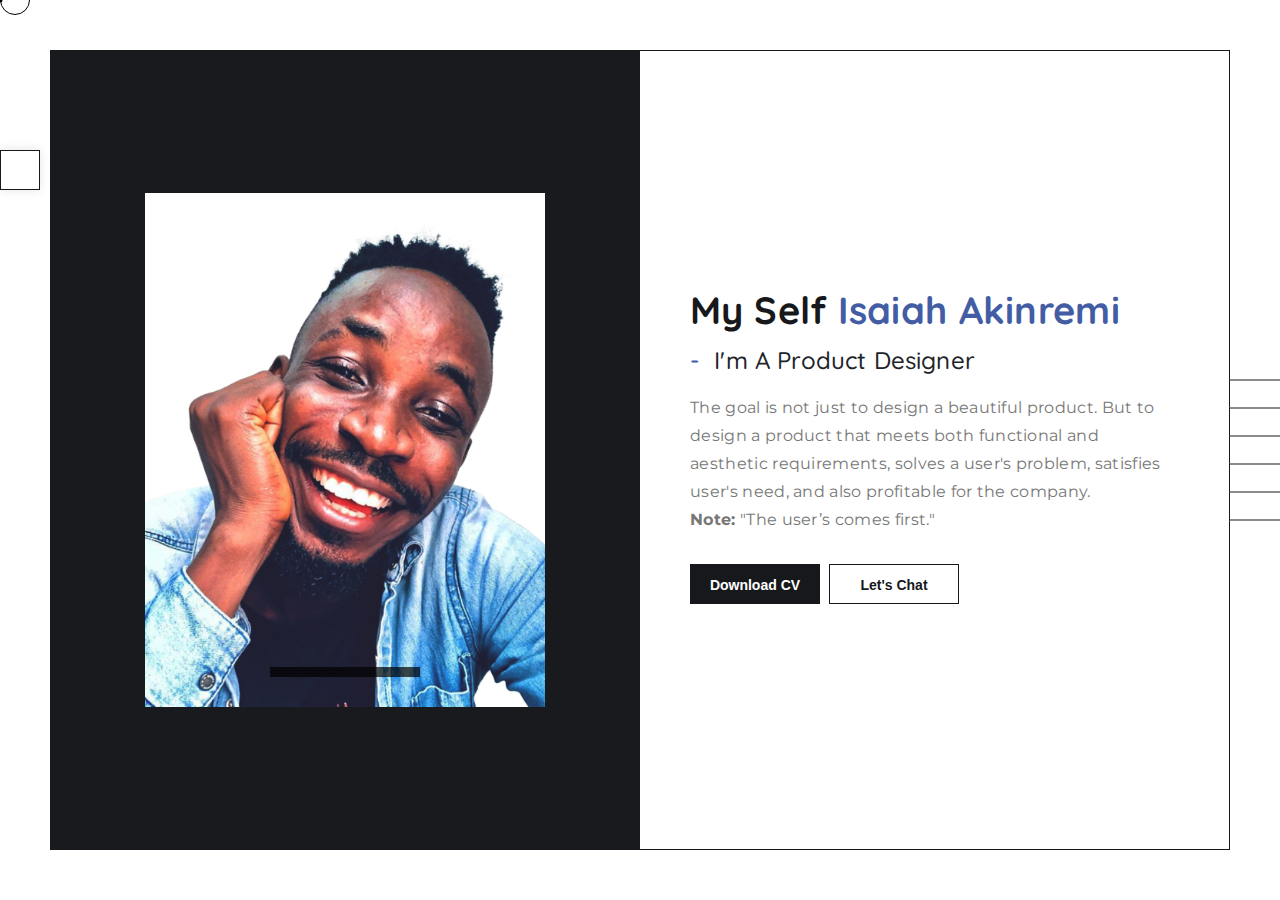
<file: index.html>
<!DOCTYPE html>
<html lang="en">

<head>
    <meta charset="UTF-8">
    <meta http-equiv="x-ua-compatible" content="ie=edge" />
    <meta name="viewport" content="width=device-width, initial-scale=1.0, minimum-scale=1.0">
    
    <title>Akinremi Isaiah Adebayo</title>
    <meta name="keywords" content="personal portfolio, cv, resume, agency, bootstrap, clean, cv, product designer, ux designer, ui designer,ui ux, developer, freelancer, modern, one page portfolio, onepage, personal portfolio, responsive, resume, vcard" />
    <meta name="description" content="Akinremi Isaiah Adebayo, Product Designer">
    <meta name="author" content="ade.ux">

    <!-- site Favicon -->
    <link rel="icon" href="assets/img/favicon/favicon.png" sizes="32x32" />

    <!-- css All Plugins Files -->
    <link rel="stylesheet" href="assets/css/plugins/animate.css" />
    <link rel="stylesheet" href="assets/css/plugins/swiper-bundle.min.css" />
    <link rel="stylesheet" href="assets/css/plugins/bootstrap.css" />
    <link rel="stylesheet" href="assets/css/plugins/jquery.fancybox.min.css" />    

    <!-- Main Style -->
    <link rel="stylesheet" id="main_style" href="assets/css/style.css" />
    <link rel="stylesheet" href="assets/css/responsive.css" />

</head>

<body class="body-bg">

    <!-- On change section animation -->
    <div id="overlay_shine"></div>

    <!-- Header navigation section -->
    <header>
        <div class="sidebar-title">
            <h5>Menu</h5>
            <a href="javascript:void(0)" class="nav-close"><i class="fa fa-times" aria-hidden="true"></i></a>
        </div>
        <nav class="ms-navigation">
            <div>
                <ul>
                    <li><a href="javascript:void(0)" class="navs-link nav-home" data-section="ms-home"><i class="fa fa-home"></i><span>Home</span></a><span class="noty"><span>Home</span></span></li>
                    <li><a href="javascript:void(0)" class="navs-link nav-about" data-section="ms-about-section"><i class="fa fa-user"></i><span>About</span></a><span class="noty"><span>About</span></span></li>
                    <li><a href="javascript:void(0)" class="navs-link nav-experience" data-section="ms-experience-section"><i class="fa fa-briefcase"></i><span>Experience</span></a><span class="noty"><span>Experience</span></span></li>
                    <li><a href="javascript:void(0)" class="navs-link nav-portfolio" data-section="ms-portfolio-section"><i class="fas fa-folder-open"></i><span>Portfolio</span></a><span class="noty"><span>Portfolio</span></span></li>
                    <li><a href="javascript:void(0)" class="navs-link nav-news" data-section="ms-news-section"><i class="fas fa-newspaper"></i><span>News</span></a><span class="noty"><span>News</span></span></li>

                </ul>
            </div>
        </nav>
        <ul class="ms-social">
            <li><a class="ms-btn-1" href="https://www.facebook.com/" target="_blank"><i class="fa fa-facebook" aria-hidden="true"></i></a></li>
            <li><a class="ms-btn-1" href="https://www.instagram.com/" target="_blank"><i class="fa fa-instagram" aria-hidden="true"></i></a></li>
            <li><a class="ms-btn-1" href="https://twitter.com/" target="_blank"><i class="fa fa-twitter" aria-hidden="true"></i></a></li>
            <li><a class="ms-btn-1" href="https://linkedin.com/" target="_blank"><i class="fa fa-linkedin" aria-hidden="true"></i></a></li>
        </ul>
    </header>
    <div class="header-overlay"></div>
    <a href="javascript:void(0)" class="nav-toggle"><i class="fa fa-bars" aria-hidden="true"></i></a>
    <!-- End Header navigation section -->

    <!-- Home section -->
    <section class="ms-home ms-slide home-section body-bg">
        <div class="container-fluid p-0">
            <div class="ms-row">
                <div class="col-lg-6 col-md-12 border-content">
                    <div class="profile-img main-bg-black">
                        <div class="profile-detail">
                            <img src="assets/img/profile.jpg" alt="profile" data-tilt>
                            <ul class="ms-social">
                                <li><a href="https://www.facebook.com/" target="_blank"><i class="fa fa-facebook" aria-hidden="true"></i></a></li>
                                <li><a href="https://www.instagram.com/ade.coder/" target="_blank"><i class="fa fa-instagram" aria-hidden="true"></i></a></li>
                                <li><a href="https://twitter.com/Aderichie247" target="_blank"><i class="fa fa-twitter" aria-hidden="true"></i></a></li>
                                <li><a href="https://www.linkedin.com/in/akinremi-isaiah/" target="_blank"><i class="fa fa-linkedin" aria-hidden="true"></i></a></li>
                            </ul>
                        </div>
                    </div>
                </div>
                <div class="col-lg-6 col-md-12 border-content-color">
                    <div class="ms-detail">
                        <div class="info">
                            <h1>My Self <span>Isaiah Akinremi</span></h1>
                            <h2><span>-</span>I'm a Product Designer</h2>
                            <p>The goal is not just to design a beautiful product. But to design a product that meets both functional and aesthetic requirements, solves a user's problem, 
                                satisfies user's need, and also profitable for the company. <br> <strong>Note:</strong> "The user’s comes first."</p>
                            <a class="custom-btn ms-btn m-r-5px" href="javascript:void(0)">Download CV</a>
                            <a class="custom-btn ms-btn-1 nav-about" href="https://wa.me/message/XLNV5FNXP7NWE1">Let's Chat</a>
                        </div>
                    </div>
                </div>
            </div>
        </div>
    </section> 
    <!-- Home section End -->

    <!-- About section -->
    <section class="ms-about-section ms-slide padding-tb-80 body-bg">
        <div class="container">
            <div class="row">
                <div class="section-title">
                    <h2>About<span> Me</span></h2>
                    <span class="ligh-title">About</span>
                </div>
                <div class="col-lg-6">
                    <div class="ms-about-detail">
                        <h4><i>"The user’s comes first."</i></h4>
                        <p class="ms-text"> <b>Hi, my name is Isaiah Adebayo Akinremi and I’m a Product Designer!</b> Designing and 
                            creating are something that comes naturally to me. It all started when I was 10 years old, when my dad opened 
                            a computer training center, there was a drink called "Limca" then, I picked up the cover from the floor and redesign 
                            their logo using MS PowerPoint. It was the coolest thing ever. <br> <br>
                            I completed my Higher National Diploma in Computer Engineering with plans of going into IT fully, which I worked for an 
                            Engineering and Automation company as an IT Support Engineer for 2years, however, my passion for design grew stronger and 
                            I decided to take the plunge and follow the path to designing. I decided to become a Product Designer because I love using 
                            design to solve problems. It’s fascinating to me how combining empathy and creativity can lead to such impactful user-centered products. 
                            I have spent the past 8 months designing and collaborating, straightforward yet effective user experiences through websites for clients. 
                            I have also taken much time through education and consistent practice to equip myself with the relevant design skills, expertise, and 
                            modern software knowledge required to thrive in this field.</p>
                        <h4>Fun Facts About Me</h4>
                            <ol class="ms-text">
                            <li>I love Traveling</li>
                            <li>I LOVE Music! Like so muuuuch :)</li>
                            <li>I love watching movies</li>
                            <li>Another thing I LOVE is cooking, like I'm a good cook :)</li>
                        </ol>
                    </div>
                </div>
                <div class="col-lg-6">
                    <div class="ms-skill-progress">
                        <h5>UI Design</h5>
                        <div class="progress" data-percent="97%">
                            <div class="progress-done progress-done-php" role="progressbar">
                                <span>97%</span>
                            </div>
                        </div>
                        <h5>UX Design</h5>
                        <div class="progress" data-percent="95%">
                            <div class="progress-done progress-done-js" role="progressbar">
                                <span>95%</span>
                            </div>
                        </div>
                        <h5>User Research</h5>
                        <div class="progress" data-percent="90%">
                            <div class="progress-done progress-done-html" role="progressbar">
                                <span>90%</span>
                            </div>
                        </div>
                        <h5>Wireframing</h5>
                        <div class="progress" data-percent="100%">
                            <div class="progress-done progress-done-css" role="progressbar">
                                <span>100%</span>
                            </div>
                        </div>
                        <h5>Prototyping</h5>
                        <div class="progress" data-percent="100%">
                            <div class="progress-done progress-done-scss" role="progressbar">
                                <span>100%</span>
                            </div>
                        </div>
                        <h5>Adobe PhotoShop</h5>
                        <div class="progress" data-percent="98%">
                            <div class="progress-done progress-done-ps" role="progressbar">
                                <span>98%</span>
                            </div>
                        </div>
                        <h5>HTML</h5>
                        <div class="progress" data-percent="95%">
                            <div class="progress-done progress-done-ps" role="progressbar">
                                <span>95%</span>
                            </div>
                        </div>
                        <h5>CSS</h5>
                        <div class="progress" data-percent="80%">
                            <div class="progress-done progress-done-ps" role="progressbar">
                                <span>80%</span>
                            </div>
                        </div>
                        <h5>Problem Solving</h5>
                        <div class="progress" data-percent="100%">
                            <div class="progress-done progress-done-ps" role="progressbar">
                                <span>100%</span>
                            </div>
                        </div>
                    </div>
                </div>
            </div>

            </div>
        </div>
    </section>
    <!-- About section End -->

    <!-- Start Experience & Education section -->
    <section class="ms-experience-section ms-slide padding-tb-80 body-bg">
        <div class="container">
            <div class="row">
                <div class="section-title">
                    <h2>My <span>Achievements</span></h2>
                    <span class="ligh-title">Achievements</span>
                </div>
                <div class="col-lg-6 col-md-12 col-sm-12">
                    <div class="education">
                        <h4>Education</h4>
                        <ul class="timeline">
                            <li class="timeline-item">
                                <div class="timeline-block">
                                    <div class="timeline-info">
                                        <span>2016 - 2018</span>
                                    </div>
                                    <div class="timeline-marker"></div>
                                    <div class="timeline-content">
                                        <h5 class="timeline-title">HND in Computer Engineering<span class="sub">- Federal Polytechnic Ilaro</span></h5>
                                        <p>My Final Year project was an <strong>Automatic TimeTable Generator</strong>, for the department which enables the department to just enter important details and the software generates the TimeTable automatically</p>
                                    </div>
                                </div>
                            </li>
                            <li class="timeline-item">
                                <div class="timeline-block">
                                    <div class="timeline-info">
                                        <span>2012 - 2014</span>
                                    </div>
                                    <div class="timeline-marker"></div>
                                    <div class="timeline-content">
                                        <h5 class="timeline-title">ND in Computer Engineering<span class="sub">- Federal Polytechnic Ilaro</span></h5>
                                        <p>During my National Diploma at Federal Poytechnic Ilaro, my project was a <stron>Multi-color Night Lamp using Remote Control</stron> to control and change the color of the light to the desired color</p>
                                    </div>
                                </div>
                            </li>

                            <div class="timeline-period-end"></div>
                        </ul>
                        
                    </div>
                </div>
                <div class="col-lg-6 col-md-12 col-sm-12">
                    <div class="experiense">
                        <h4>Experience</h4>
                        <ul class="timeline">
                            <li class="timeline-item">
                                <div class="timeline-block">
                                    <div class="timeline-info">
                                        <span>January 2023 - present</span>
                                    </div>
                                    <div class="timeline-marker"></div>
                                    <div class="timeline-content">
                                        <h5 class="timeline-title">KrediBank Debit Card Interface Design<span class="sub">- Product Designer</span></h5>
                                        <p>The design of the debit card interface for the KrediBank aims to solve the problems faced by users in managing their cards.
                                            The goal of this debit card interface design is to provide users with a convenient and secure way to manage their 
                                            cards and transactions, helping them stay in control of their finances.</p>
                                    </div>
                                </div>
                            </li>
                            <li class="timeline-item">
                                <div class="timeline-block">
                                    <div class="timeline-info">
                                        <span>September 2022 - November 2022</span>
                                    </div>
                                    <div class="timeline-marker"></div>
                                    <div class="timeline-content">
                                        <h5 class="timeline-title">Kredi Dollar Card<span class="sub">- UI Designer</span></h5>
                                        <p>The design of the dollar card interface for the KrediBank aims to provide an easy-to-use, convenient, and secure way 
                                            to manage their dollar cards and transactions, allowing them to make transactions in different currencies while 
                                            staying in control of their finances.</p>
                                    </div>
                                </div>
                            </li>
                            
                            <div class="timeline-period-end"></div>
                        </ul>
                    </div>
                </div>
            </div>
            
        </div>
    </section>
    <!-- End Experience & Education Section -->

    <!-- Start Portfolio Section -->
    <section class="ms-portfolio-section ms-slide portfolio padding-tb-80 body-bg">
        <div class="container">
            <div class="section-title p-b-30">
                <h2>My <span>Portfolio</span></h2>
                <span class="ligh-title">Portfolio</span>
            </div>
            <div class="row m-b-minus-24px">
                <div class="portfolio-content">
                    <div>
                        <div class="row">
                            <div class="col-sm-12">
                                <div class="portfolio-tabs">
                                    
                                </div>
                            </div>
                            
                            <div class="col-lg-4 col-md-6 col-xs-12 mix design">
                                            <div class="hovereffect">
                                                <div class="portfolio-img">
                                                    <img src="assets/img/portfolio/KrediDebit.jpg" alt="design">
                                                    <h3><span>KrediBank Debit Card</span><span>Management Design</span></h3>
                                                </div>
                                                <div class="overlay">
                                                    <div class="overlay-info">
                                                        <a class="info" href="#"><i class="fa fa-link" aria-hidden="true"></i></a>
                                                        <a class="info" data-fancybox="gallery" href="assets/img/portfolio/KrediBankDebit.jpg"><i class="fa fa-search" aria-hidden="true"></i></a>
                                                    </div>
                                                </div>
                                            </div>
                                        </div>
                                        <div class="col-lg-4 col-md-6 col-xs-12 mix design">
                                            <div class="hovereffect">
                                                <div class="portfolio-img">
                                                    <img src="assets/img/portfolio/KrediDollar.jpg" alt="design">
                                                    <h3><span>KrediBank Dollar Card</span><span>UX Design</span></h3>
                                                </div>
                                                <div class="overlay">
                                                    <div class="overlay-info">
                                                        <a class="info" href="#"><i class="fa fa-link" aria-hidden="true"></i></a>
                                                        <a class="info" data-fancybox="gallery" href="assets/img/portfolio/KrediDollar.PNG"><i class="fa fa-search" aria-hidden="true"></i></a>
                                                    </div>
                                                </div>
                                            </div>
                                        </div>
                                        
                                        <div class="col-lg-4 col-md-6 col-xs-12 mix development graphics">
                                            <div class="hovereffect">
                                                <div class="portfolio-img">
                                                    <img src="assets/img/portfolio/tekmediahouse.jpg" alt="development">
                                                    <h3><span>Tek Media House</span><span>Web UI</span></h3>
                                                </div>
                                                <div class="overlay">
                                                    <div class="overlay-info">
                                                        <a class="info" href="#"><i class="fa fa-link" aria-hidden="true"></i></a>
                                                        <a class="info" data-fancybox="gallery" href="assets/img/portfolio/Tekmedia.jpg"><i class="fa fa-search" aria-hidden="true"></i></a>
                                                    </div>
                                                </div>
                                            </div>
                                        </div>
                                    </div>
                                </div>
                            </div>
                        </div>
                    </div>
                </div>
            </div>
        </div>
    </section>
    <!-- End Portfolio Section -->

    <!-- Start News Section -->
    <section class="ms-news-section ms-slide padding-tb-80 body-bg">
        <div class="container">
            <div class="section-title">
                <h2>Latest <span>News</span></h2>
                <span class="ligh-title">News</span>
            </div>
            <div class="row m-b-minus-24px">
                <div class="col-lg-4 col-md-6">
                    <div class="news-info">
                        <figure class="news-img"><a href="https://www.linkedin.com/posts/akinremi-isaiah_ux-uidesign-uidesigner-activity-7026644881871650816--RzU?utm_source=share&utm_medium=member_desktop"><img src="assets/img/news/UXstudy.jpg" alt="news imag"></a>
                        </figure>
                        <div class="detail">
                            <label>February 1,2023 - <a href="#">UX Study</a></label>
                            <h3><a href="https://www.linkedin.com/posts/akinremi-isaiah_ux-uidesign-uidesigner-activity-7026644881871650816--RzU?utm_source=share&utm_medium=member_desktop">Conducting UX Study with ⚡️Isaiah A. Akinremi</a></h3>
                            <p class="text-length">"When conducting a study, do not lead or put the users through on what to do...</p>
                            <div class="more-info">
                                <a href="https://www.linkedin.com/posts/akinremi-isaiah_ux-uidesign-uidesigner-activity-7026644881871650816--RzU?utm_source=share&utm_medium=member_desktop">Read More<span></span></a>
                            </div>
                        </div>
                    </div>
                </div>
            </div>
        </div>
    </section>
    <!-- End News Section -->

    <!-- Theme Custom Cursors -->
    <div class="ms-cursor"></div>
    <div class="ms-cursor-2"></div>

    <!-- Plugins JS -->
    <script src="assets/js/plugins/jquery-3.5.1.min.js"></script>
    <script src="assets/js/plugins/bootstrap.bundle.min.js"></script>
    <script src="assets/js/plugins/jquery.fancybox.min.js"></script>
    <script src="assets/js/plugins/mixitup.min.js"></script>
    <script src="assets/js/plugins/fontawesome.js"></script>
    <script src="assets/js/plugins/tilt.jquery.js"></script>
    <!-- Main Js -->
    <script src="assets/js/ms-tools.js"></script>
    <script src="assets/js/main.js"></script>
</body>

</html>
</file>
<file: assets/css/style.css>
/*-------------------------------------------------
  Fonts Family & Style CSS
---------------------------------------------------*/
/*--  Quicksand font  --*/
@font-face {
  font-family: "Quicksand";
  src: url("./../fonts/quicksand/Quicksand-Light.ttf") format("truetype");
  font-weight: 300;
  font-style: normal;
}
@font-face {
  font-family: "Quicksand";
  src: url("./../fonts/quicksand/Quicksand-Regular.ttf") format("truetype");
  font-weight: 400;
  font-style: normal;
}
@font-face {
  font-family: "Quicksand";
  src: url("./../fonts/quicksand/Quicksand-Medium.ttf") format("truetype");
  font-weight: 500;
  font-style: normal;
}
@font-face {
  font-family: "Quicksand";
  src: url("./../fonts/quicksand/Quicksand-SemiBold.ttf") format("truetype");
  font-weight: 600;
  font-style: normal;
}
@font-face {
  font-family: "Quicksand";
  src: url("./../fonts/quicksand/Quicksand-Bold.ttf") format("truetype");
  font-weight: 700;
  font-style: normal;
}
/*--  Montserrat font  --*/
@font-face {
  font-family: "Montserrat";
  src: url("./../fonts/montserrat/Montserrat-Thin.ttf") format("truetype");
  font-weight: 100;
  font-style: normal;
}
@font-face {
  font-family: "Montserrat";
  src: url("./../fonts/montserrat/Montserrat-ThinItalic.ttf") format("truetype");
  font-weight: 100;
  font-style: italic;
}
@font-face {
  font-family: "Montserrat";
  src: url("./../fonts/montserrat/Montserrat-ExtraLight.ttf") format("truetype");
  font-weight: 200;
  font-style: normal;
}
@font-face {
  font-family: "Montserrat";
  src: url("./../fonts/montserrat/Montserrat-ExtraLightItalic.ttf")
    format("truetype");
  font-weight: 100;
  font-style: italic;
}
@font-face {
  font-family: "Montserrat";
  src: url("./../fonts/montserrat/Montserrat-Light.ttf") format("truetype");
  font-weight: 300;
  font-style: normal;
}
@font-face {
  font-family: "Montserrat";
  src: url("./../fonts/montserrat/Montserrat-LightItalic.ttf")
    format("truetype");
  font-weight: 300;
  font-style: italic;
}
@font-face {
  font-family: "Montserrat";
  src: url("./../fonts/montserrat/Montserrat-Regular.ttf") format("truetype");
  font-weight: 400;
  font-style: normal;
}
@font-face {
  font-family: "Montserrat";
  src: url("./../fonts/montserrat/Montserrat-Regular.ttf") format("truetype");
  font-weight: 400;
  font-style: italic;
}
@font-face {
  font-family: "Montserrat";
  src: url("./../fonts/montserrat/Montserrat-Medium.ttf") format("truetype");
  font-weight: 500;
  font-style: normal;
}
@font-face {
  font-family: "Montserrat";
  src: url("./../fonts/montserrat/Montserrat-MediumItalic.ttf")
    format("truetype");
  font-weight: 500;
  font-style: italic;
}
@font-face {
  font-family: "Montserrat";
  src: url("./../fonts/montserrat/Montserrat-SemiBold.ttf") format("truetype");
  font-weight: 600;
  font-style: normal;
}
@font-face {
  font-family: "Montserrat";
  src: url("./../fonts/montserrat/Montserrat-SemiBoldItalic.ttf")
    format("truetype");
  font-weight: 600;
  font-style: italic;
}
@font-face {
  font-family: "Montserrat";
  src: url("./../fonts/montserrat/Montserrat-Bold.ttf") format("truetype");
  font-weight: 700;
  font-style: normal;
}
@font-face {
  font-family: "Montserrat";
  src: url("./../fonts/montserrat/Montserrat-BoldItalic.ttf") format("truetype");
  font-weight: 700;
  font-style: italic;
}
@font-face {
  font-family: "Montserrat";
  src: url("./../fonts/montserrat/Montserrat-ExtraBold.ttf") format("truetype");
  font-weight: 800;
  font-style: normal;
}
@font-face {
  font-family: "Montserrat";
  src: url("./../fonts/montserrat/Montserrat-ExtraBoldItalic.ttf")
    format("truetype");
  font-weight: 800;
  font-style: italic;
}
@font-face {
  font-family: "Montserrat";
  src: url("./../fonts/montserrat/Montserrat-Black.ttf") format("truetype");
  font-weight: 900;
  font-style: normal;
}
@font-face {
  font-family: "Montserrat";
  src: url("./../fonts/montserrat/Montserrat-BlackItalic.ttf")
    format("truetype");
  font-weight: 900;
  font-style: italic;
}
/*===== Commen css =====*/
body {
  width: 100%;
  height: 100%;
  position: relative;
  font-family: "Montserrat";
  font-weight: 400;
}
body::-webkit-scrollbar {
  width: 10px !important;
  height: 10px !important;
  padding: 8px !important;
  border-radius: 10px !important;
}
body::-webkit-scrollbar-track {
  height: 10px !important;
  padding: 8px !important;
  background-color: #ececec !important;
  -webkit-box-shadow: inset 0 0 0px rgba(0, 0, 0, 0) !important;
  border-radius: 10px !important;
}
body::-webkit-scrollbar-thumb {
  height: 10px !important;
  padding: 8px !important;
  background-color: #7189cb !important;
  border-radius: 10px !important;
}
body::-webkit-scrollbar-thumb:hover {
  background-color: #435da5 !important;
}

h1 {
  font-family: "Quicksand";
  font-weight: 700;
  letter-spacing: 0.01rem;
}

h2,
h3,
h4,
h5,
h6 {
  font-family: "Quicksand";
  font-weight: 400;
  letter-spacing: 0.01rem;
}

.padding-tb-80 {
  padding: 80px 0;
}

p,
li,
span {
  letter-spacing: 0.02rem;
}

p {
  font-size: 16px;
  line-height: 28px;
}

ul {
  margin: 0;
  padding: 0;
}
ul li {
  list-style: none;
}

a {
  text-decoration: none;
}

.ms-flash:after {
  content: "";
  width: 2000px;
  height: 2000px;
  position: absolute;
  top: 0;
  background-color: rgba(0, 0, 0, 0.2);
  -webkit-transform: rotate(45deg);
  transform: rotate(45deg);
  -webkit-animation: ms-flash 3s ease-in-out infinite;
  animation: ms-flash 3s ease-in-out infinite;
  z-index: 99;
}

@-webkit-keyframes ms-flash {
  0% {
    -webkit-transform: translateX(-100%) rotate(45deg);
    transform: translateX(-100%) rotate(45deg);
  }
  100% {
    -webkit-transform: translateX(100%) rotate(45deg);
    transform: translateX(100%) rotate(45deg);
  }
}
.m-r-5px {
  margin-right: 5px;
}

.m-r-30 {
  margin-right: 30px;
}

.m-t-80 {
  margin-top: 80px;
}

.p-t-80 {
  padding-top: 80px;
}

.p-b-30 {
  padding-bottom: 30px !important;
}

.m-b-minus-24px {
  margin-bottom: -24px;
}

.m-tb-minus-12 {
  margin-top: -12px;
  margin-bottom: -12px;
}

.p-tp-12 {
  padding-top: 12px;
  padding-bottom: 12px;
}

.custom-btn {
  width: 130px;
  height: 40px;
  color: #fff;
  padding: 10px 15px;
  font-family: "Lato", sans-serif;
  font-weight: 500;
  background: transparent;
  cursor: pointer;
  -webkit-transition: all 0.3s ease;
  transition: all 0.3s ease;
  position: relative;
  display: inline-block;
  outline: none;
}

.ms-btn,
.ms-btn-1 {
  border: none;
  color: #fff;
  overflow: hidden;
  text-align: center;
  font-size: 14px;
  font-weight: 600;
  text-decoration: none;
  color: #17181c;
  border: 1px solid #17181c;
  border-radius: 0px;
}

.ms-btn {
  background-color: #17181c;
  color: #fff;
}
.ms-btn:hover {
  background-color: #fff;
  color: #17181c;
}

.ms-btn-1:hover {
  background-color: #17181c;
  color: #fff;
}

.ms-btn:before {
  position: absolute;
  content: "";
  display: inline-block;
  top: -180px;
  left: 0;
  width: 30px;
  height: 100%;
  background-color: #fff;
  -webkit-animation: shiny-btn1 3s ease-in-out infinite;
  animation: shiny-btn1 3s ease-in-out infinite;
}

.ms-box {
  -webkit-transition: all 0.3s ease-in-out;
  transition: all 0.3s ease-in-out;
  border: 1px solid transparent;
  padding: 30px;
  border-radius: 0px;
  background: #fff;
}

.ms-btn:active {
  -webkit-box-shadow: 4px 4px 6px 0 rgba(255, 255, 255, 0.3),
    -4px -4px 6px 0 rgba(116, 125, 136, 0.2),
    inset -4px -4px 6px 0 rgba(255, 255, 255, 0.2),
    inset 4px 4px 6px 0 rgba(0, 0, 0, 0.2);
  box-shadow: 4px 4px 6px 0 rgba(255, 255, 255, 0.3),
    -4px -4px 6px 0 rgba(116, 125, 136, 0.2),
    inset -4px -4px 6px 0 rgba(255, 255, 255, 0.2),
    inset 4px 4px 6px 0 rgba(0, 0, 0, 0.2);
}

@-webkit-keyframes shiny-btn1 {
  0% {
    -webkit-transform: scale(0) rotate(45deg);
    opacity: 0;
  }
  80% {
    -webkit-transform: scale(0) rotate(45deg);
    opacity: 0.5;
  }
  81% {
    -webkit-transform: scale(4) rotate(45deg);
    opacity: 1;
  }
  100% {
    -webkit-transform: scale(50) rotate(45deg);
    opacity: 0;
  }
}
.border-r {
  border-right: 10px dashed #fff;
}

.main-bg {
  height: 100%;
  background: #435da5;
}

.main-bg-black {
  height: 100%;
  background: #191a1e;
}

.ms-row {
  width: 100%;
  height: 100%;
  position: relative;
  display: -webkit-box;
  display: -ms-flexbox;
  display: flex;
  -webkit-box-align: center;
  -ms-flex-align: center;
  align-items: center;
}

.section-bg {
  background-color: #fff;
}

.section-title {
  padding-bottom: 50px;
  display: -webkit-box;
  display: -ms-flexbox;
  display: flex;
  -webkit-box-pack: center;
  -ms-flex-pack: center;
  justify-content: center;
  z-index: 5;
}
.section-title h2 {
  margin-bottom: 0;
  font-size: 38px;
  line-height: 38px;
  font-weight: 700;
  color: #17181c;
}
.section-title h2 span {
  color: #435da5;
}
.section-title .ligh-title {
  position: absolute;
  top: 0;
  right: 0;
  font-family: "Montserrat";
  font-size: 80px;
  font-weight: 700;
  color: #fff;
  line-height: 60px;
  text-shadow: 1px 0 0 #000, -1px 0 0 #000, 0 1px 0 #000, 0 -1px 0 #000,
    1px 1px #000, -1px -1px 0 #000, 1px -1px 0 #000, -1px 1px 0 #000;
  opacity: 0.05;
  z-index: 1;
}

section {
  position: relative;
  background-color: #fff;
  -webkit-transition: all 0.5s ease;
  transition: all 0.5s ease;
  -webkit-transition: all 0.5s ease;
  transition: all 0.5s ease;
}

.show-section {
  display: block !important;
}

.hide-section {
  z-index: 7;
  -webkit-transform: translate3d(0px, -100%, 0px);
  transform: translate3d(0px, -100%, 0px);
  -webkit-backface-visibility: hidden;
  backface-visibility: hidden;
}

#overlay_shine {
  -webkit-transition: all 0.5s ease-in-out;
  transition: all 0.5s ease-in-out;
  position: fixed;
  z-index: 1;
  display: block;
  background: rgba(0, 0, 0, 0.2);
  top: 0px;
  left: -50%;
  width: 200%;
  height: 100%;
  -webkit-transform: rotate(-30deg) translateY(-150%);
  transform: rotate(-30deg) translateY(-150%);
}

#ms-overlay {
  display: block;
  width: 100%;
  height: 100%;
  position: fixed;
  top: 0;
  right: 0;
  left: 0;
  bottom: 0;
  background: #fff;
  z-index: 99;
  display: -webkit-box;
  display: -ms-flexbox;
  display: flex;
  -webkit-box-align: center;
  -ms-flex-align: center;
  align-items: center;
  -webkit-box-pack: center;
  -ms-flex-pack: center;
  justify-content: center;
}
#ms-overlay .ms-roller {
  display: inline-block;
  position: relative;
  width: 80px;
  height: 80px;
}
#ms-overlay .ms-roller div {
  -webkit-animation: ms-roller 1.2s cubic-bezier(0.5, 0, 0.5, 1) infinite;
  animation: ms-roller 1.2s cubic-bezier(0.5, 0, 0.5, 1) infinite;
  -webkit-transform-origin: 40px 40px;
  transform-origin: 40px 40px;
}
#ms-overlay .ms-roller div:after {
  content: " ";
  display: block;
  position: absolute;
  width: 7px;
  height: 7px;
  border-radius: 50%;
  background: #555;
  margin: -4px 0 0 -4px;
}
#ms-overlay .ms-roller div:nth-child(1) {
  -webkit-animation-delay: -0.036s;
  animation-delay: -0.036s;
}
#ms-overlay .ms-roller div:nth-child(1):after {
  top: 63px;
  left: 63px;
}
#ms-overlay .ms-roller div:nth-child(2) {
  -webkit-animation-delay: -0.072s;
  animation-delay: -0.072s;
}
#ms-overlay .ms-roller div:nth-child(2):after {
  top: 68px;
  left: 56px;
}
#ms-overlay .ms-roller div:nth-child(3) {
  -webkit-animation-delay: -0.108s;
  animation-delay: -0.108s;
}
#ms-overlay .ms-roller div:nth-child(3):after {
  top: 71px;
  left: 48px;
}
#ms-overlay .ms-roller div:nth-child(4) {
  -webkit-animation-delay: -0.144s;
  animation-delay: -0.144s;
}
#ms-overlay .ms-roller div:nth-child(4):after {
  top: 72px;
  left: 40px;
}
#ms-overlay .ms-roller div:nth-child(5) {
  -webkit-animation-delay: -0.18s;
  animation-delay: -0.18s;
}
#ms-overlay .ms-roller div:nth-child(5):after {
  top: 71px;
  left: 32px;
}
#ms-overlay .ms-roller div:nth-child(6) {
  -webkit-animation-delay: -0.216s;
  animation-delay: -0.216s;
}
#ms-overlay .ms-roller div:nth-child(6):after {
  top: 68px;
  left: 24px;
}
#ms-overlay .ms-roller div:nth-child(7) {
  -webkit-animation-delay: -0.252s;
  animation-delay: -0.252s;
}
#ms-overlay .ms-roller div:nth-child(7):after {
  top: 63px;
  left: 17px;
}
#ms-overlay .ms-roller div:nth-child(8) {
  -webkit-animation-delay: -0.288s;
  animation-delay: -0.288s;
}
#ms-overlay .ms-roller div:nth-child(8):after {
  top: 56px;
  left: 12px;
}
@-webkit-keyframes ms-roller {
  0% {
    -webkit-transform: rotate(0deg);
    transform: rotate(0deg);
  }
  100% {
    -webkit-transform: rotate(360deg);
    transform: rotate(360deg);
  }
}
@keyframes ms-roller {
  0% {
    -webkit-transform: rotate(0deg);
    transform: rotate(0deg);
  }
  100% {
    -webkit-transform: rotate(360deg);
    transform: rotate(360deg);
  }
}

.ms-cursor {
  width: 30px;
  height: 30px;
  border-radius: 100%;
  border: 1px solid #000;
  -webkit-transition: all 200ms ease-out;
  transition: all 200ms ease-out;
  position: fixed;
  pointer-events: none;
  left: 0;
  top: 0;
  -webkit-transform: translate(calc(-50% + 15px), -50%);
  transform: translate(calc(-50% + 15px), -50%);
  -webkit-animation: morphing-image 10s linear infinite forwards;
  animation: morphing-image 10s linear infinite forwards;
  z-index: 999;
}

.ms-cursor-2 {
  width: 5px;
  height: 5px;
  border-radius: 100%;
  background-color: #000;
  position: fixed;
  -webkit-transform: translate(-50%, -50%);
  transform: translate(-50%, -50%);
  pointer-events: none;
  -webkit-transition: width 0.3s, height 0.3s, opacity 0.3s;
  transition: width 0.3s, height 0.3s, opacity 0.3s;
  z-index: 999;
}

.ms-hover-cursor {
  width: 50px;
  height: 50px;
  background-color: #435da5;
  opacity: 0.5;
  z-index: 999;
}

.ms-cursorinnerhover {
  width: 30px;
  height: 30px;
  opacity: 0.5;
  z-index: 999;
}

@-webkit-keyframes morphing-image {
  0% {
    border-radius: 50% 50% 50% 50%/50% 50% 50% 50%;
  }
  10% {
    border-radius: 39% 61% 38% 62%/53% 54% 46% 47%;
  }
  20% {
    border-radius: 56% 44% 52% 48%/57% 35% 65% 43%;
  }
  30% {
    border-radius: 41% 59% 45% 55%/43% 56% 44% 57%;
  }
  40% {
    border-radius: 46% 54% 60% 40%/55% 65% 26% 45%;
  }
  50% {
    border-radius: 44% 56% 42% 65%/41% 65% 46% 69%;
  }
  60% {
    border-radius: 41% 69% 42% 68%/41% 71% 29% 69%;
  }
  70% {
    border-radius: 44% 56% 60% 40%/63% 46% 64% 37%;
  }
  80% {
    border-radius: 46% 54% 38% 62%/44% 48% 52% 56%;
  }
  90% {
    border-radius: 66% 45% 57% 43%/49% 51% 49% 51%;
  }
  100% {
    border-radius: 50% 50% 50% 50%/50% 50% 50% 50%;
  }
}

@keyframes morphing-image {
  0% {
    border-radius: 50% 50% 50% 50%/50% 50% 50% 50%;
  }
  10% {
    border-radius: 39% 61% 38% 62%/53% 54% 46% 47%;
  }
  20% {
    border-radius: 56% 44% 52% 48%/57% 35% 65% 43%;
  }
  30% {
    border-radius: 41% 59% 45% 55%/43% 56% 44% 57%;
  }
  40% {
    border-radius: 46% 54% 60% 40%/55% 65% 26% 45%;
  }
  50% {
    border-radius: 44% 56% 42% 65%/41% 65% 46% 69%;
  }
  60% {
    border-radius: 41% 69% 42% 68%/41% 71% 29% 69%;
  }
  70% {
    border-radius: 44% 56% 60% 40%/63% 46% 64% 37%;
  }
  80% {
    border-radius: 46% 54% 38% 62%/44% 48% 52% 56%;
  }
  90% {
    border-radius: 66% 45% 57% 43%/49% 51% 49% 51%;
  }
  100% {
    border-radius: 50% 50% 50% 50%/50% 50% 50% 50%;
  }
}
/*===== Header css =====*/
header {
  -webkit-transition: all 0.3s ease-in-out;
  transition: all 0.3s ease-in-out;
  position: fixed;
  top: 50%;
  right: 0;
  -webkit-transform: translate(0, -50%);
  transform: translate(0, -50%);
  z-index: 16;
}
header .ms-social {
  width: 100%;
  padding: 15px;
  position: absolute;
  bottom: 0;
  display: none;
  -webkit-box-pack: center;
  -ms-flex-pack: center;
  justify-content: center;
}
header .ms-social li {
  margin: 0 5px;
}
header .ms-social li a {
  width: 30px;
  height: 30px;
  display: -webkit-box;
  display: -ms-flexbox;
  display: flex;
  -webkit-box-align: center;
  -ms-flex-align: center;
  align-items: center;
  -webkit-box-pack: center;
  -ms-flex-pack: center;
  justify-content: center;
  color: #17181c;
}

.sidebar-title {
  padding: 15px;
  display: -webkit-box;
  display: -ms-flexbox;
  display: flex;
  -webkit-box-orient: horizontal;
  -webkit-box-direction: normal;
  -ms-flex-direction: row;
  flex-direction: row;
  -webkit-box-pack: justify;
  -ms-flex-pack: justify;
  justify-content: space-between;
  border-bottom: 1px solid #17181c;
  display: none;
}
.sidebar-title h5 {
  margin: 0;
  font-size: 18px;
  font-weight: 600;
  color: #17181c;
}
.sidebar-title a {
  color: #17181c;
}

.ms-open {
  -webkit-transform: translateX(0);
  transform: translateX(0);
}

.header-overlay {
  display: none;
}

.nav-toggle {
  width: 40px;
  height: 40px;
  -webkit-box-pack: center;
  -ms-flex-pack: center;
  justify-content: center;
  -webkit-box-align: center;
  -ms-flex-align: center;
  align-items: center;
  background-color: #2c2f36 !important;
  color: #fff;
  border: 1px solid #404550;
  position: fixed;
  right: 30px;
  top: 30px;
  z-index: 16;
  display: none;
}
.nav-toggle:hover {
  color: #fff;
}

/** Navigation css **/
.ms-navigation ul {
  margin: 0;
  padding: 0;
}
.ms-navigation ul li {
  -webkit-transition: all 0.3s ease-in-out;
  transition: all 0.3s ease-in-out;
  padding: 0;
  list-style: none;
  position: relative;
  border-right: 0;
  border-left: 1px solid #17181c;
  border-top: 1px solid #17181c;
  background-color: #fff;
}
.ms-navigation ul li:last-child {
  border-bottom: 1px solid #17181c;
}
.ms-navigation ul li a {
  width: 100%;
  padding: 14px 13px 13px 14px;
  display: -webkit-box;
  display: -ms-flexbox;
  display: flex;
  color: #17181c;
  font-size: 15px;
  font-weight: 500;
}
.ms-navigation ul li a i {
  -webkit-transition: all 0.3s ease-in-out;
  transition: all 0.3s ease-in-out;
  width: 23px;
  font-size: 17px;
  text-align: center;
}
.ms-navigation ul li a span {
  display: none;
}
.ms-navigation ul li:hover span {
  opacity: 1;
  left: -130px;
}
.ms-navigation ul li:hover a i {
  opacity: 1;
}
.ms-navigation ul li .noty {
  -webkit-transition: all 0.3s ease-in-out;
  transition: all 0.3s ease-in-out;
  pointer-events: none;
  width: 120px;
  opacity: 0;
  color: #000;
  position: absolute;
  top: 50%;
  left: -150px;
  text-align: right;
  -webkit-transform: translate(0%, -50%);
  transform: translate(0%, -50%);
}
.ms-navigation ul li .noty span {
  background: #17181c;
  padding: 5px 12px;
  border-radius: 30px;
  font-size: 13px;
  color: #fff;
  text-transform: uppercase;
}
.ms-navigation ul li .noty span:after {
  content: "";
  position: absolute;
  width: 12px;
  height: 12px;
  background-color: #17181c;
  border-radius: 2px;
  top: 50%;
  right: -2%;
  -webkit-transform: translate(-50%, 50%) rotate(45deg);
  transform: translate(0%, -50%) rotate(45deg);
  bottom: 1px;
}

/*===== Side tool options css =====*/
.ms-tool {
  position: fixed;
  left: -158px;
  top: 150px;
  width: 158px;
  z-index: 16;
  -webkit-transition: all 0.3s ease;
  transition: all 0.3s ease;
  /**  Backgrounds  **/
  /**  Light Dark modes  **/
}
.ms-tool .ms-tool-btn {
  position: absolute;
  left: 158px;
  width: 40px;
  height: 40px;
  color: #000;
  -webkit-transition: all ease-in 0.3s;
  transition: all ease-in 0.3s;
  display: -webkit-box;
  display: -ms-flexbox;
  display: flex;
  -webkit-box-align: center;
  -ms-flex-align: center;
  align-items: center;
  -webkit-box-pack: center;
  -ms-flex-pack: center;
  justify-content: center;
  font-size: 25px;
  z-index: -1;
  text-decoration: none;
  background: #fff;
  top: 0;
  border: 1px solid #17181c;
  -webkit-box-shadow: 0 0 10px rgba(0, 0, 0, 0.1);
  box-shadow: 0 0 10px rgba(0, 0, 0, 0.1);
}
.ms-tool .option-box-title {
  background: #17181c;
  padding: 3px 15px;
}
.ms-tool .option-box-title h3 {
  color: #fff;
  margin: 0;
  font-size: 16px;
  text-align: center;
  padding: 6px 9px;
  font-weight: 500;
}
.ms-tool .ms-color {
  background: #fff;
  padding: 15px;
  overflow: auto;
  border: 1px solid #17181c;
  display: -webkit-box;
  display: -ms-flexbox;
  display: flex;
  -webkit-box-orient: horizontal;
  -webkit-box-direction: normal;
  -ms-flex-direction: row;
  flex-direction: row;
  -ms-flex-wrap: wrap;
  flex-wrap: wrap;
  -webkit-box-pack: center;
  -ms-flex-pack: center;
  justify-content: center;
}
.ms-tool .ms-color li {
  width: 25px;
  height: 25px;
  margin: 7px;
  display: -webkit-inline-box;
  display: -ms-inline-flexbox;
  display: inline-flex;
  -webkit-transition: all ease-in 0.3s;
  transition: all ease-in 0.3s;
}
.ms-tool .ms-color li .color {
  -webkit-transition: all 0.3s ease-in-out;
  transition: all 0.3s ease-in-out;
  width: 25px;
  height: 25px;
  display: -webkit-box;
  display: -ms-flexbox;
  display: flex;
  border-radius: 0px;
  cursor: pointer;
}
.ms-tool .ms-color li .color:hover {
  -webkit-transform: scale(1.1);
  transform: scale(1.1);
}
.ms-tool .ms-color li .color.c-1 {
  background-color: #435da5;
}
.ms-tool .ms-color li .color.c-2 {
  background-color: #f2709c;
}
.ms-tool .ms-color li .color.c-3 {
  background-color: #5243a5;
}
.ms-tool .ms-color li .color.c-4 {
  background-color: #3e9172;
}
.ms-tool .ms-color li .color.c-5 {
  background-color: #dbd98d;
}
.ms-tool .ms-color li .color.c-6 {
  background-color: #40526c;
}
.ms-tool .ms-color li .color.c-7 {
  background-color: #db98b1;
}
.ms-tool .ms-color li .color.c-8 {
  background-color: #ff8763;
}
.ms-tool .ms-color li .color.c-9 {
  background-color: #ff6d6d;
}
.ms-tool .ms-skin {
  background: #fff;
  padding: 15px 10px;
  overflow: auto;
  border: 1px solid #17181c;
  display: -webkit-box;
  display: -ms-flexbox;
  display: flex;
  -webkit-box-orient: horizontal;
  -webkit-box-direction: normal;
  -ms-flex-direction: row;
  flex-direction: row;
  -ms-flex-wrap: wrap;
  flex-wrap: wrap;
  -webkit-box-pack: center;
  -ms-flex-pack: center;
  justify-content: center;
}
.ms-tool .ms-skin li {
  width: 30px;
  height: 30px;
  margin: 7px;
  display: -webkit-inline-box;
  display: -ms-inline-flexbox;
  display: inline-flex;
  -webkit-transition: all ease-in 0.3s;
  transition: all ease-in 0.3s;
}
.ms-tool .ms-skin li .skin {
  -webkit-transition: all 0.3s ease-in-out;
  transition: all 0.3s ease-in-out;
  width: 30px;
  height: 30px;
  display: -webkit-box;
  display: -ms-flexbox;
  display: flex;
  border-radius: 0px;
  -webkit-box-shadow: 0 0 10px 0 rgba(0, 0, 0, 0.3);
  box-shadow: 0 0 10px 0 rgba(0, 0, 0, 0.3);
  cursor: pointer;
}
.ms-tool .ms-skin li .skin:hover {
  -webkit-transform: scale(1.1);
  transform: scale(1.1);
}
.ms-tool .ms-skin li .skin.s-1 {
  background-color: #fff;
  background-size: 100%;
}
.ms-tool .ms-skin li .skin.s-2 {
  background-image: url("../img/bg/bg-thumb-2.png");
  background-size: 100%;
}
.ms-tool .ms-skin li .skin.s-3 {
  background-image: url("../img/bg/bg-thumb-3.png");
  background-size: 100%;
}
.ms-tool .ms-skin li .skin.s-4 {
  background-image: url("../img/bg/bg-thumb-4.png");
  background-size: 100%;
}
.ms-tool .ms-skin li .skin.s-5 {
  background-image: url("../img/bg/bg-thumb-5.png");
  background-size: 100%;
}
.ms-tool .ms-skin li .skin.s-6 {
  background-image: url("../img/bg/bg-thumb-6.png");
  background-size: 100%;
}
.ms-tool .ms-dark {
  background: #fff;
  padding: 15px;
  overflow: auto;
  border: 1px solid #17181c;
  display: -webkit-box;
  display: -ms-flexbox;
  display: flex;
  -webkit-box-orient: horizontal;
  -webkit-box-direction: normal;
  -ms-flex-direction: row;
  flex-direction: row;
  -ms-flex-wrap: wrap;
  flex-wrap: wrap;
  -webkit-box-pack: center;
  -ms-flex-pack: center;
  justify-content: center;
}
.ms-tool .ms-dark li {
  width: 25px;
  height: 25px;
  margin: 7px;
  display: -webkit-inline-box;
  display: -ms-inline-flexbox;
  display: inline-flex;
  -webkit-transition: all ease-in 0.3s;
  transition: all ease-in 0.3s;
}
.ms-tool .ms-dark li span {
  -webkit-transition: all 0.3s ease-in-out;
  transition: all 0.3s ease-in-out;
  width: 25px;
  height: 25px;
  display: -webkit-box;
  display: -ms-flexbox;
  display: flex;
  border-radius: 0px;
  -webkit-box-shadow: 0 0 10px 0 rgba(0, 0, 0, 0.3);
  box-shadow: 0 0 10px 0 rgba(0, 0, 0, 0.3);
  cursor: pointer;
}
.ms-tool .ms-dark li span:hover {
  -webkit-transform: scale(1.1);
  transform: scale(1.1);
}
.ms-tool .ms-dark li .dark {
  background-color: #555;
}
.ms-tool .ms-dark li .light {
  background-color: #fff;
}
.ms-tool .ms-dark li .skin.s-3 {
  background-image: url("../img/bg/bg-thumb-3.png");
  background-size: 100%;
}
.ms-tool .ms-dark li .skin.s-4 {
  background-image: url("../img/bg/bg-thumb-4.png");
  background-size: 100%;
}
.ms-tool .ms-dark li .skin.s-5 {
  background-image: url("../img/bg/bg-thumb-5.png");
  background-size: 100%;
}
.ms-tool .ms-dark li .skin.s-6 {
  background-image: url("../img/bg/bg-thumb-6.png");
  background-size: 100%;
}

/*===== Header css =====*/
.ms-home {
  width: 100%;
  height: 100vh;
  position: fixed;
  top: 0;
  z-index: 2;
}
.ms-home .container-fluid {
  height: 100%;
}
.ms-home .profile-img {
  width: 100%;
  height: 100%;
  position: relative;
  display: -webkit-box;
  display: -ms-flexbox;
  display: flex;
  -webkit-box-align: center;
  -ms-flex-align: center;
  align-items: center;
  -webkit-box-pack: center;
  -ms-flex-pack: center;
  justify-content: center;
  position: relative;
  border-right: 0;
}
.ms-home .profile-img canvas {
  opacity: 0.3;
}
.ms-home .profile-img .profile-detail {
  position: absolute;
  z-index: 2;
}
.ms-home .profile-img .profile-detail ul {
  width: 150px;
  padding: 5px 10px;
  margin: auto;
  display: -webkit-box;
  display: -ms-flexbox;
  display: flex;
  -ms-flex-pack: distribute;
  justify-content: space-around;
  position: absolute;
  bottom: 30px;
  left: 0;
  right: 0;
  background: rgba(0, 0, 0, 0.7);
  border-radius: 0px;
}
.ms-home .profile-img .profile-detail ul li i {
  color: #fff;
}
.ms-home .profile-img img {
  max-width: 400px;
  border-radius: 0px;
}
.ms-home .ms-detail {
  width: 100%;
  height: 100%;
  padding: 50px;
  display: -webkit-box;
  display: -ms-flexbox;
  display: flex;
  -webkit-box-orient: vertical;
  -webkit-box-direction: normal;
  -ms-flex-direction: column;
  flex-direction: column;
  -webkit-box-align: center;
  -ms-flex-align: center;
  align-items: center;
  -webkit-box-pack: center;
  -ms-flex-pack: center;
  justify-content: center;
  border: 1px solid #17181c;
  border-left: 0;
}
.ms-home .ms-detail .info {
  max-width: 500px;
}
.ms-home .ms-detail .info h1 {
  color: #17181c;
  font-size: 40px;
  line-height: 45px;
}
.ms-home .ms-detail .info h1 span {
  color: #435da5;
}
.ms-home .ms-detail .info h2 {
  margin-top: 15px;
  font-size: 26px;
  line-height: 30px;
  text-transform: capitalize;
  font-weight: 500;
}
.ms-home .ms-detail .info h2 span {
  margin-right: 15px;
  color: #435da5;
}
.ms-home .ms-detail .info p {
  margin: 20px 0 30px 0;
  font-size: 16px;
  color: #777;
  line-height: 28px;
  letter-spacing: 0.02rem;
}
.ms-home .border-content {
  height: 100%;
  padding: 50px 0 50px 50px;
}
.ms-home .border-content-color {
  height: 100%;
  padding: 50px 50px 50px 0;
}

.ms-home-snow .profile-img {
  overflow: hidden;
}

/*===== About css =====*/
.ms-about-section {
  display: none;
  -webkit-transform: translateY(100%);
  transform: translateY(100%);
}

.ms-about-detail h4 {
  margin-bottom: 15px;
  text-transform: uppercase;
  font-size: 20px;
  line-height: 28px;
  font-weight: 700;
  font-family: "Montserrat";
  color: #17181c;
}
.ms-about-detail .ms-text {
  margin-bottom: 30px;
  font-size: 16px;
  color: #777;
  font-family: "Montserrat";
  font-weight: 400;
  line-height: 28px;
}

.ms-skill-progress h5 {
  margin-bottom: 15px;
  font-family: "Montserrat";
  color: #17181c;
  font-weight: 600;
  font-size: 14px;
  text-transform: uppercase;
}
.ms-skill-progress .progress {
  width: 100%;
  height: 5px;
  position: relative;
  background-color: #fff;
  border: 1px solid #17181c;
  border-radius: 0;
  font-size: 11px;
  overflow: initial;
}
.ms-skill-progress .progress:not(:last-child) {
  margin: 10px 0 40px 0;
}
.ms-skill-progress .progress-done {
  -webkit-transition: all 0.3s ease-in-out;
  transition: all 0.3s ease-in-out;
  width: 0;
  height: 100%;
  display: -webkit-box;
  display: -ms-flexbox;
  display: flex;
  -webkit-box-align: center;
  -ms-flex-align: center;
  align-items: center;
  -webkit-box-pack: center;
  -ms-flex-pack: center;
  justify-content: center;
  background: #17181c;
  border-radius: 0;
  color: #fff;
}
.ms-skill-progress .progress-done span {
  position: absolute;
  right: 0;
  top: -30px;
  color: #17181c;
}

.ms-about-info {
  display: -webkit-box;
  display: -ms-flexbox;
  display: flex;
  -webkit-box-orient: horizontal;
  -webkit-box-direction: normal;
  -ms-flex-direction: row;
  flex-direction: row;
}
.ms-about-info ul {
  margin: 0;
}
.ms-about-info ul li {
  padding: 10px 0;
  font-size: 16px;
  line-height: 18px;
  color: #777;
  font-family: "Montserrat";
  display: -webkit-box;
  display: -ms-flexbox;
  display: flex;
}
.ms-about-info ul li:last-child {
  padding-bottom: 0;
}
.ms-about-info ul li span {
  display: block;
}
.ms-about-info ul li .title {
  min-width: 110px;
  display: -webkit-inline-box;
  display: -ms-inline-flexbox;
  display: inline-flex;
  color: #17181c;
  font-weight: 600;
  position: relative;
}
.ms-about-info ul li b {
  margin-right: 10px;
  color: #17181c;
  font-weight: 600;
  position: absolute;
  right: 0;
}

/* Start Service Section */
.gradient-bg {
  background: #17181c !important;
}

.service-box {
  display: -webkit-box;
  display: -ms-flexbox;
  display: flex;
  -ms-flex-wrap: wrap;
  flex-wrap: wrap;
}
.service-box .main-box {
  position: relative;
  -webkit-perspective: 1000px;
  -moz-perspective: 1000px;
}
.service-box .main-box:hover .box-front {
  -webkit-transform: rotateY(180deg);
  transform: rotateY(180deg);
}
.service-box .main-box:hover .box-back {
  -webkit-transform: rotateY(0deg);
  transform: rotateY(0deg);
}
.service-box .main-box .box-front {
  text-align: center;
  z-index: 1;
  -webkit-transform-style: preserve-3d;
  transform-style: preserve-3d;
  -webkit-backface-visibility: hidden;
  backface-visibility: hidden;
  -webkit-perspective: inherit;
  perspective: inherit;
  -webkit-transition: -webkit-transform 0.8s cubic-bezier(0.5, 1.3, 0.5, 1.3);
  transition: -webkit-transform 0.8s cubic-bezier(0.5, 1.3, 0.5, 1.38);
  transition: -webkit-transform 0.8s cubic-bezier(0.5, 1.3, 0.5, 1.3);
  transition: transform 0.8s cubic-bezier(0.5, 1.3, 0.5, 1.3);
  transition: transform 0.8s cubic-bezier(0.5, 1.3, 0.5, 1.3),
    -webkit-transform 0.8s cubic-bezier(0.5, 1.3, 0.5, 1.3);
  border-radius: 0px;
  -webkit-transform: rotateY(0deg);
  transform: rotateY(0deg);
  border: 1px solid #17181c;
  background-color: #fff;
}
.service-box .main-box .box-back {
  text-align: center;
  z-index: 1;
  -webkit-transform-style: preserve-3d;
  transform-style: preserve-3d;
  -webkit-backface-visibility: hidden;
  backface-visibility: hidden;
  -webkit-perspective: inherit;
  perspective: inherit;
  -webkit-transition: -webkit-transform 0.8s cubic-bezier(0.5, 1.3, 0.5, 1.3);
  transition: -webkit-transform 0.8s cubic-bezier(0.5, 1.3, 0.5, 1.38);
  transition: -webkit-transform 0.8s cubic-bezier(0.5, 1.3, 0.5, 1.3);
  transition: transform 0.8s cubic-bezier(0.5, 1.3, 0.5, 1.3);
  transition: transform 0.8s cubic-bezier(0.5, 1.3, 0.5, 1.3),
    -webkit-transform 0.8s cubic-bezier(0.5, 1.3, 0.5, 1.3);
  border-radius: 0px;
  -webkit-transform: rotateY(-180deg);
  transform: rotateY(-180deg);
  position: absolute;
  display: block;
  top: 0;
  left: 0;
  width: 100%;
  height: 100%;
  -webkit-box-shadow: 0px 0px 5px 0px rgba(0, 0, 0, 0.1);
  box-shadow: 0px 0px 5px 0px rgba(0, 0, 0, 0.1);
  display: -webkit-box;
  display: -ms-flexbox;
  display: flex;
  -webkit-box-align: center;
  -ms-flex-align: center;
  align-items: center;
}
.service-box .flipper {
  position: relative;
  padding: 12px 0;
}
.service-box .flipper:hover .box-front {
  -webkit-transform-style: preserve-3d;
  transform-style: preserve-3d;
  -webkit-transition: all 1s cubic-bezier(0.5, 1, 0.5, 1);
  -webkit-transition: all 1s cubic-bezier(0.5, 1.3, 0.5, 1.3);
  transition: all 1s cubic-bezier(0.5, 1.3, 0.5, 1.3);
}
.service-box .flipper:hover .box-back {
  -webkit-transform-style: preserve-3d;
  transform-style: preserve-3d;
  -webkit-transition: all 1s cubic-bezier(0.5, 1, 0.5, 1);
  -webkit-transition: all 1s cubic-bezier(0.5, 1.3, 0.5, 1.3);
  transition: all 1s cubic-bezier(0.5, 1.3, 0.5, 1.3);
}

.flipper .content-wrap .svg_img {
  width: 50px;
  height: 50px;
  margin-bottom: 15px;
}
.flipper .content-wrap .svg_img path {
  fill: #17181c;
}

.main-box .content-wrap {
  width: 100%;
  display: block;
  -webkit-transform-style: preserve-3d;
  transform-style: preserve-3d;
  -webkit-perspective: inherit;
  perspective: inherit;
  -webkit-backface-visibility: hidden;
  backface-visibility: hidden;
  padding: 30px;
  -webkit-transform: translate3d(0, 0, 50px) scale(0.9);
  transform: translate3d(0, 0, 50px) scale(0.9);
}

.box-front .content-wrap h3 {
  margin-bottom: 15px;
  color: #17181c;
  text-align: center;
  font-size: 20px;
  line-height: 26px;
  font-weight: 600;
}
.box-front .content-wrap p {
  margin: 0;
  color: #777;
  text-align: center;
  font-size: 14px;
  line-height: 22px;
}
.box-front .bg-img {
  width: 64px;
  height: 64px;
  position: absolute;
  top: 0;
  right: 0;
  opacity: 0;
  border-radius: 0 30px 0 0;
}
.box-front .bg-img path {
  fill: #17181c;
}

.box-back .content-wrap h3 {
  margin-bottom: 15px;
  color: #fff;
  text-align: center;
  margin-top: 0;
  font-size: 20px;
  line-height: 26px;
  font-weight: 600;
}
.box-back .content-wrap p {
  margin: 0;
  color: #fff;
  text-align: center;
  font-size: 14px;
  line-height: 24px;
}
.box-back .btn {
  -webkit-transition: all 0.3s ease-in-out;
  transition: all 0.3s ease-in-out;
  padding: 6px 15px;
  font-size: 14px;
  letter-spacing: 0.05rem;
  margin-top: 15px;
  font-weight: 500;
  border-radius: 0 20px 0 0;
  border: 1px solid #fff;
  border-radius: 0px;
  color: #fff;
}
.box-back .btn:hover {
  background-color: #fff;
  color: #17181c;
}

.content-wrap p {
  margin-bottom: 10px;
  text-align: left;
}

/* End Service Section */
.ms-about-section-2 {
  display: block;
  -webkit-transform: none;
  transform: none;
}

/*===== Resume css (EXPERIENCE & EDUCATION)=====*/
.ms-experience-section {
  display: none;
  -webkit-transform: translateY(100%);
  transform: translateY(100%);
}

.education h4,
.experiense h4 {
  margin-bottom: 30px;
  text-transform: uppercase;
  font-size: 20px;
  line-height: 24px;
  font-weight: 700;
  font-family: "Montserrat";
  color: #17181c;
}

.ms-experience-section .timeline {
  width: 100%;
  margin: 0;
  padding: 0;
  line-height: 1.5em;
  list-style: none;
  position: relative;
}
.ms-experience-section .timeline .timeline-item {
  padding-left: 40px;
  position: relative;
}
.timeline-info span {
  font-size: 12px;
  font-weight: 700;
  letter-spacing: 2px;
  text-transform: uppercase;
}

.timeline-marker {
  position: absolute;
  top: 0;
  bottom: 0;
  left: 0;
  width: 15px;
}
.timeline-marker:before {
  content: "";
  width: 15px;
  background: transparent;
  border: 1px solid #17181c;
  border-radius: 100%;
  display: block;
  height: 15px;
  position: absolute;
  top: 4px;
  left: 0;
  -webkit-transition: background 0.3s ease-in-out, border 0.3s ease-in-out;
  transition: background 0.3s ease-in-out, border 0.3s ease-in-out;
}
.timeline-marker:after {
  content: "";
  width: 1px;
  border-right: 1px solid #17181c;
  display: block;
  position: absolute;
  top: 24px;
  bottom: 0;
  left: 7px;
}

.timeline-item:last-child,
.timeline-item:after {
  content: none;
}
.timeline-item:hover .timeline-marker:before {
  background: transparent;
  border: 3px solid #435da5;
}

.timeline-content {
  padding-bottom: 30px;
}
.timeline-content .timeline-title {
  margin-top: 15px;
  color: #435da5;
  font-size: 18px;
  font-weight: 500;
}
.timeline-content .timeline-title .sub {
  margin-left: 15px;
  color: #999;
  font-size: 14px;
}
.timeline-content p {
  margin-bottom: 0;
  font-size: 14px;
  color: #777;
}

.timeline-period-end:after {
  content: "";
  background: transparent;
  width: 15px;
  height: auto;
  border: none;
  border-radius: 0;
  top: 0;
  bottom: 0px;
  position: absolute;
  border-bottom: 1px solid #17181c;
}

/*===== Counter css =====*/
.achive .count_block {
  width: 100%;
  padding: 30px 15px;
  background: #fff;
  border-radius: 0px;
  border: 1px solid #17181c;
  position: relative;
  overflow: hidden;
  text-align: center;
}
.achive .count_block:hover .counter-icon {
  -webkit-transform: rotate(5deg);
  transform: rotate(5deg);
}
.achive .count_block .counter-icon {
  width: 64px;
  height: 64px;
  -webkit-transition: all 0.3s ease-in-out;
  transition: all 0.3s ease-in-out;
  position: absolute;
  top: 0;
  right: -15px;
  opacity: 0;
}
.achive .count_block .counter-icon path {
  fill: #17181c;
}
.achive .count_block h3 {
  display: block;
  margin: 0 0 5px 0;
  padding: 0;
  font-family: "Quicksand";
  font-size: 50px;
  line-height: 60px;
  font-weight: 700;
  color: #17181c;
}
.achive .count_block h3.active-num {
  color: #435da5;
}
.achive .count_block p {
  margin: 0;
  padding: 0;
  font-size: 18px;
  color: #777;
  font-family: "Montserrat";
  font-weight: 400;
}

/** Start Portfolio Section **/
.ms-portfolio-section {
  display: none;
  -webkit-transform: translateY(100%);
  transform: translateY(100%);
}

.portfolio .portfolio-content {
  width: 100%;
}

.portfolio-tabs {
  margin-bottom: 50px;
  text-align: center;
}
.portfolio-tabs ul {
  padding-left: 0;
}
.portfolio-tabs ul li {
  display: inline-block;
  cursor: pointer;
  padding: 0 10px;
  font-weight: 600;
  margin: 0px 10px;
  -webkit-transition: all 0.2s;
  transition: all 0.2s;
  text-transform: uppercase;
  color: #17181c;
  font-size: 16px;
  line-height: 11px;
}
.portfolio-tabs ul li:hover {
  color: #435da5;
}

li.mixitup-control-active {
  color: #435da5 !important;
}

.portfolio-img img {
  width: 100%;
  height: 100%;
}

.fancybox-image {
  padding: 0 15px;
}

.hovereffect {
  -webkit-transition: all 0.3s ease-in-out;
  transition: all 0.3s ease-in-out;
  width: 100%;
  margin-bottom: 24px;
  float: left;
  overflow: hidden;
  position: relative;
  text-align: center;
  cursor: default;
  border: 1px solid #17181c;
  border: 1px solid #17181c;
  border-radius: 0px;
  background: #fff;
}
.hovereffect img {
  display: block;
  position: relative;
}
.hovereffect .portfolio-img {
  margin: 24px;
  overflow: hidden;
  border-radius: 0px;
  position: relative;
}
.hovereffect .portfolio-img img {
  -webkit-transition: all 0.3s ease-in-out;
  transition: all 0.3s ease-in-out;
}
.hovereffect .portfolio-img h3 {
  -webkit-transition: all 0.3s ease-in-out;
  transition: all 0.3s ease-in-out;
  margin: 0;
  position: absolute;
  top: 15px;
  right: 15px;
  display: -webkit-box;
  display: -ms-flexbox;
  display: flex;
  -webkit-box-orient: horizontal;
  -webkit-box-direction: normal;
  -ms-flex-direction: row;
  flex-direction: row;
}
.hovereffect .portfolio-img h3 span {
  margin: 0 0 10px 10px;
  padding: 2px 5px;
  color: #fff;
  background: rgba(23, 24, 28, 0.8);
  border-radius: 0px;
  font-size: 12px;
  line-height: 20px;
  text-align: center;
}
.hovereffect .overlay {
  -webkit-transition: all 0.3s ease-in-out;
  transition: all 0.3s ease-in-out;
  display: -webkit-box;
  display: -ms-flexbox;
  display: flex;
  -webkit-box-pack: center;
  -ms-flex-pack: center;
  justify-content: center;
  -webkit-box-align: center;
  -ms-flex-align: center;
  align-items: center;
  width: 100%;
  height: 100%;
  position: absolute;
  overflow: hidden;
  top: 0;
}
.hovereffect .overlay .overlay-info {
  position: relative;
  display: -webkit-box;
  display: -ms-flexbox;
  display: flex;
}
.hovereffect:hover .portfolio-img img {
  -webkit-transform: rotate(-5deg) scale(1.2);
  transform: rotate(-5deg) scale(1.2);
}
.hovereffect:hover .portfolio-img h3 {
  opacity: 0;
}
.hovereffect:hover .overlay {
  background: rgba(0, 0, 0, 0.6);
  -webkit-transition: all 0.4s ease-in;
  transition: all 0.4s ease-in;
}
.hovereffect:hover a.info {
  opacity: 1;
  filter: alpha(opacity=100);
  -webkit-transform: scale(1);
  transform: scale(1);
}
.hovereffect a.info {
  width: 40px;
  height: 40px;
  margin: 0 5px;
  display: -webkit-box;
  display: -ms-flexbox;
  display: flex;
  -webkit-box-align: center;
  -ms-flex-align: center;
  align-items: center;
  -webkit-box-pack: center;
  -ms-flex-pack: center;
  justify-content: center;
  text-decoration: none;
  border: 1px solid #fff;
  border-radius: 0px;
}
.hovereffect a.info:hover {
  background-color: #fff;
  color: #435da5;
}
.hovereffect a.info {
  -webkit-transform: scale(0.7);
  transform: scale(0.7);
  -webkit-transition: all 0.2s ease-in;
  transition: all 0.2s ease-in;
  opacity: 0;
  filter: alpha(opacity=0);
  color: #fff;
}
.hovereffect h3 {
  color: #fff;
  text-align: center;
  margin-top: 0;
  font-size: 20px;
  font-weight: 600;
}

.fancybox-progress {
  background: #435da5;
}

/** End Portfolio Section **/
/** event Section **/
.ms-news-section {
  display: none;
  -webkit-transform: translateY(100%);
  transform: translateY(100%);
}
.ms-news-section .news-info {
  -webkit-transition: all 0.3s ease-in-out;
  transition: all 0.3s ease-in-out;
  width: 100%;
  margin-bottom: 24px;
  padding: 24px;
  background: #fff;
  border-radius: 0px;
  border: 1px solid #17181c;
}
.ms-news-section .news-info:hover .news-img img {
  -webkit-transform: rotate(-5deg) scale(1.2);
  transform: rotate(-5deg) scale(1.2);
}
.ms-news-section .news-info .news-img {
  width: 100%;
  height: auto;
  margin: 0;
  border-radius: 0px;
  position: relative;
  overflow: hidden;
}
.ms-news-section .news-info .news-img img {
  -webkit-transition: all 0.3s ease-in-out;
  transition: all 0.3s ease-in-out;
  border-radius: 0px;
  width: 100%;
  height: 100%;
}
.ms-news-section .news-info .detail {
  width: 100%;
  margin: 0;
}
.ms-news-section .news-info .detail label {
  margin-top: 20px;
  display: inline-block;
  font-size: 13px;
  color: #999;
  border-radius: 5px;
}
.ms-news-section .news-info .detail label a {
  -webkit-transition: all 0.3s ease-in-out;
  transition: all 0.3s ease-in-out;
  color: #999;
}
.ms-news-section .news-info .detail label a:hover {
  color: #435da5;
}
.ms-news-section .news-info .detail h3 {
  margin: 10px 0 15px 0;
  padding: 0;
  line-height: 26px;
}
.ms-news-section .news-info .detail h3 a {
  color: #17181c;
  font-size: 16px;
  font-weight: 600;
  line-height: 22px;
  text-transform: uppercase;
}
.ms-news-section .news-info .detail p {
  margin-bottom: 15px;
  padding: 0;
  font-size: 14px;
  color: #777;
  line-height: 23px;
  font-weight: 400;
}
.ms-news-section .news-info .detail .more-info a {
  -webkit-transition: all 0.3s ease-in-out;
  transition: all 0.3s ease-in-out;
  padding: 5px 10px;
  background: #17181c;
  color: #fff;
  text-align: center;
  font-size: 13px;
  text-decoration: none;
  border: 1px solid #17181c;
  border-radius: 0px;
}
.ms-news-section .news-info .detail .more-info a:hover {
  background: #fff;
  color: #17181c;
}
.ms-news-section .ms-pagination {
  height: 60px;
  display: -webkit-box;
  display: -ms-flexbox;
  display: flex;
  -webkit-box-pack: center;
  -ms-flex-pack: center;
  justify-content: center;
}
.ms-news-section .ms-pagination ul {
  margin-top: 6px;
  display: -webkit-box;
  display: -ms-flexbox;
  display: flex;
}
.ms-news-section .ms-pagination ul .dots {
  width: 30px;
  text-align: center;
}
.ms-news-section .ms-pagination ul li {
  line-height: 31px;
}
.ms-news-section .ms-pagination ul li a {
  margin: 0 2px;
  padding: 5px 10px;
  border: 1px solid #17181c;
  color: #17181c;
}
.ms-news-section .ms-pagination ul li a i {
  font-size: 13px;
}
.ms-news-section .ms-pagination ul li a.active {
  background-color: #17181c;
  color: #fff;
}

/** End event Section **/
/** Start Contact Section **/
.ms-contact-section {
  display: none;
  -webkit-transform: translateY(100%);
  transform: translateY(100%);
}
.ms-contact-section iframe {
  width: 100%;
  height: 308px;
  margin-bottom: -7px;
  border-radius: 0px;
}
.ms-contact-section form .form-group {
  margin-bottom: 30px;
}
.ms-contact-section form .form-group input,
.ms-contact-section form .form-group textarea {
  padding: 10px 15px;
  border-color: #17181c;
  border-radius: 0px;
  font-size: 15px;
  color: #777;
}
.ms-contact-section form .form-group input:focus,
.ms-contact-section form .form-group textarea:focus {
  outline: none;
  -webkit-box-shadow: none;
  box-shadow: none;
}
.ms-contact-section form .form-group input::-webkit-input-placeholder,
.ms-contact-section form .form-group textarea::-webkit-input-placeholder {
  color: #999;
}
.ms-contact-section form .form-group input::-moz-placeholder,
.ms-contact-section form .form-group textarea::-moz-placeholder {
  color: #999;
}
.ms-contact-section form .form-group input:-ms-input-placeholder,
.ms-contact-section form .form-group textarea:-ms-input-placeholder {
  color: #999;
}
.ms-contact-section form .form-group input::-ms-input-placeholder,
.ms-contact-section form .form-group textarea::-ms-input-placeholder {
  color: #999;
}
.ms-contact-section form .form-group input::placeholder,
.ms-contact-section form .form-group textarea::placeholder {
  color: #999;
}
.ms-contact-section .ms-contact-detail .ms-box {
  height: 100%;
  padding: 24px;
  border: 1px solid #17181c;
  position: relative;
}
.ms-contact-section .ms-contact-detail .ms-box .detail {
  display: -webkit-box;
  display: -ms-flexbox;
  display: flex;
  -webkit-box-orient: vertical;
  -webkit-box-direction: normal;
  -ms-flex-direction: column;
  flex-direction: column;
  -webkit-box-pack: center;
  -ms-flex-pack: center;
  justify-content: center;
  -webkit-box-align: center;
  -ms-flex-align: center;
  align-items: center;
  text-align: center;
}
.ms-contact-section .ms-contact-detail .ms-box .info h3 {
  font-size: 20px;
  font-weight: 600;
  text-transform: capitalize;
}
.ms-contact-section .ms-contact-detail .ms-box .info p {
  margin: 0;
  font-size: 14px;
  color: #777;
}
.ms-contact-section .ms-contact-detail .ms-box .icon {
  width: 70px;
  height: 70px;
  margin-bottom: 15px;
  background-color: #202126 !important;
  display: -webkit-box;
  display: -ms-flexbox;
  display: flex;
  -webkit-box-orient: vertical;
  -webkit-box-direction: normal;
  -ms-flex-direction: column;
  flex-direction: column;
  -webkit-box-pack: center;
  -ms-flex-pack: center;
  justify-content: center;
  -webkit-box-align: center;
  -ms-flex-align: center;
  align-items: center;
  border-radius: 50%;
}
.ms-contact-section .ms-contact-detail .ms-box .icon i {
  font-size: 25px;
  color: #fff;
}

/** End Contact Section **/
</file>
<file: assets/css/responsive.css>
/*---------------------------------------------------------------------------------
    Responsive css
-----------------------------------------------------------------------------------*/
@media only screen and (max-width: 1366px) {
  .ms-home .ms-detail .info h1 {
    font-size: 38px;
    line-height: 42px;
  }
  .ms-home .ms-detail .info h2 {
    font-size: 24px;
    line-height: 28px;
  }

  .section-title h2 {
    font-size: 35px;
    line-height: 35px;
  }

  .ms-about-detail h4 {
    font-size: 17px;
    line-height: 26px;
  }

  .section-title .ligh-title {
    font-size: 75px;
  }

  .box-front .content-wrap h3 {
    font-size: 18px;
    line-height: 24px;
  }

  .box-back .content-wrap h3 {
    font-size: 18px;
    line-height: 24px;
  }

  .education h4,
  .experiense h4 {
    font-size: 18px;
    line-height: 22px;
  }

  .achive .count_block h3 {
    font-size: 45px;
    line-height: 55px;
  }

  .portfolio-tabs ul li {
    font-size: 15px;
  }
}
@media only screen and (max-width: 1199px) {
  .ms-home .profile-img img {
    max-width: 300px;
  }
  .ms-home .ms-detail .info h1 {
    font-size: 36px;
    line-height: 40px;
  }
  .ms-home .ms-detail .info h2 {
    font-size: 22px;
    line-height: 26px;
  }

  .section-title h2 {
    font-size: 33px;
    line-height: 33px;
  }

  .ms-about-detail h4 {
    font-size: 16px;
    line-height: 25px;
  }
  .ms-about-detail .ms-text {
    font-size: 15px;
  }

  .ms-about-info ul li {
    font-size: 15px;
    line-height: 22px;
  }

  .education h4,
  .experiense h4 {
    font-size: 16px;
    line-height: 20px;
  }

  .achive .count_block h3 {
    font-size: 40px;
    line-height: 50px;
  }

  .portfolio-tabs ul li {
    font-size: 14px;
  }

  .ms-news-section .news-info .detail h3 a {
    font-size: 15px;
    line-height: 21px;
  }
}
@media only screen and (max-width: 991px) {
  .ms-home {
    height: 100%;
    position: relative;
  }
  .ms-home .ms-row {
    -webkit-box-orient: vertical;
    -webkit-box-direction: normal;
    -ms-flex-direction: column;
    flex-direction: column;
  }
  .ms-home .border-content {
    width: 100%;
    height: 600px;
    padding: 50px 50px 0 50px;
  }
  .ms-home .border-content-color {
    padding: 0 50px 50px 50px;
  }
  .ms-home .ms-detail {
    border-top: 0;
    border-left: 1px solid #17181c;
  }
  .ms-home .ms-detail .info {
    text-align: center;
  }
  .ms-home .profile-img img {
    max-width: 250px;
  }
  .ms-home .profile-img .profile-detail ul {
    display: none;
  }

  .section-title .ligh-title {
    display: none;
  }

  .ms-home .border-content {
    padding: 15px 15px 0 15px;
  }
  .ms-home .border-content-color {
    padding: 0 15px 15px 15px;
  }

  .ms-navigation ul {
    padding-top: 15px;
  }
  .ms-navigation ul li {
    border-color: transparent;
  }
  .ms-navigation ul li:last-child {
    border-color: transparent;
  }
  .ms-navigation ul li a span {
    padding-left: 10px;
    display: block;
  }
  .ms-navigation ul li .noty {
    display: none;
  }

  .sidebar-title {
    display: -webkit-box;
    display: -ms-flexbox;
    display: flex;
  }

  .nav-toggle {
    display: -webkit-box;
    display: -ms-flexbox;
    display: flex;
  }

  .header-overlay {
    width: 100%;
    height: 100vh;
    position: fixed;
    top: 0;
    left: 0;
    background-color: rgba(0, 0, 0, 0.5);
    z-index: 17;
  }

  header {
    top: 0;
    right: 0;
    width: 300px;
    height: 100vh;
    background: #fff;
    z-index: 18;
    -webkit-transform: translateX(100%);
    transform: translateX(100%);
  }
  header .ms-social {
    display: -webkit-box;
    display: -ms-flexbox;
    display: flex;
  }

  .ms-cursor,
  .ms-cursor-2,
  .ms-hover-cursor,
  .ms-cursorinnerhover {
    display: none;
  }

  .padding-tb-80 {
    padding: 70px 0;
  }

  .m-t-80 {
    margin-top: 70px;
  }

  .p-t-80 {
    padding-top: 70px;
  }

  .ms-about-detail {
    margin-bottom: 70px;
  }

  .education {
    margin-bottom: 70px;
  }

  .ms-home .ms-detail .info h1 {
    font-size: 34px;
    line-height: 38px;
  }
  .ms-home .ms-detail .info h2 {
    font-size: 20px;
    line-height: 24px;
  }

  .section-title h2 {
    font-size: 31px;
    line-height: 31px;
  }

  .ms-about-detail h4 {
    font-size: 15px;
    line-height: 24px;
  }
  .ms-about-detail ul li {
    font-size: 15px;
    line-height: 26px;
  }

  .box-front .content-wrap h3,
  .box-back .content-wrap h3 {
    font-size: 17px;
    line-height: 22px;
  }

  .education h4,
  .experiense h4 {
    font-size: 15px;
    line-height: 18px;
  }

  .achive .count_block h3 {
    font-size: 38px;
    line-height: 48px;
  }
}
@media only screen and (max-height: 768px) {
  .ms-home .profile-img img {
    max-width: 300px;
  }
}
@media only screen and (max-width: 767px) {
  .ms-home .border-content-color {
    width: 100%;
  }
  .ms-home .ms-detail .info h1 {
    font-size: 32px;
    line-height: 36px;
  }

  .section-title {
    padding-bottom: 40px;
  }
  .section-title h2 {
    font-size: 28px;
    line-height: 28px;
  }

  .ms-about-detail h4 {
    font-size: 14px;
    line-height: 22px;
  }

  .box-front .content-wrap h3,
  .box-back .content-wrap h3 {
    font-size: 16px;
    line-height: 20px;
  }

  .education h4,
  .experiense h4 {
    margin-bottom: 20px;
  }

  .achive .count_block h3 {
    font-size: 36px;
    line-height: 46px;
  }

  .padding-tb-80 {
    padding: 50px 0;
  }

  .m-t-80 {
    margin-top: 50px;
  }

  .p-t-80 {
    padding-top: 50px;
  }

  .ms-about-detail {
    margin-bottom: 50px;
  }

  .education {
    margin-bottom: 50px;
  }

  .portfolio-tabs ul li {
    padding: 10px;
    margin: 0;
  }

  .ms-contact-section form {
    margin-top: 50px;
  }
}
@media only screen and (max-width: 575px) {
  .ms-home .ms-detail .info h1 {
    font-size: 30px;
    line-height: 34px;
  }
  .ms-home .ms-detail .info h2 {
    font-size: 18px;
    line-height: 22px;
  }

  .section-title h2 {
    font-size: 26px;
    line-height: 26px;
  }

  .box-front .content-wrap h3,
  .box-back .content-wrap h3 {
    font-size: 15px;
    line-height: 19px;
  }

  .ms-skill-progress h5 {
    font-size: 13px;
  }

  .achive .count_block h3 {
    font-size: 34px;
    line-height: 44px;
  }
}
@media only screen and (max-width: 480px) {
  .ms-home .border-content {
    width: 100%;
    height: 500px;
  }
}
@media only screen and (max-width: 420px) {
  .ms-home .border-content {
    padding: 12px 12px 0 12px;
  }
  .ms-home .border-content-color {
    padding: 0 12px 12px 12px;
  }
  .ms-home .ms-detail {
    padding: 50px 30px;
  }
  .ms-home .ms-detail .info a {
    margin: 0 2px;
  }
  .ms-home .ms-detail .info h1 {
    font-size: 28px;
    line-height: 32px;
  }
  .ms-home .profile-img img {
    max-width: 200px;
  }

  .ms-about-info ul li {
    display: -webkit-box;
    display: -ms-flexbox;
    display: flex;
    -webkit-box-orient: vertical;
    -webkit-box-direction: normal;
    -ms-flex-direction: column;
    flex-direction: column;
  }
  .ms-about-info ul li span {
    margin-bottom: 5px;
  }
  .ms-about-info ul li span b {
    display: none;
  }

  .achive .count_block h3 {
    font-size: 30px;
    line-height: 40px;
  }

  .nav-toggle {
    right: 12px;
    top: 12px;
  }
}
@media only screen and (max-width: 360px) {
  .ms-home .border-content {
    width: 100%;
    height: 450px;
  }
  .ms-home .ms-detail .info h1 {
    font-size: 24px;
    line-height: 28px;
  }

  .achive .count_block h3 {
    font-size: 26px;
    line-height: 32px;
  }
}
@media only screen and (max-width: 320px) {
  .achive .count_block h3 {
    font-size: 24px;
    line-height: 30px;
  }

  .section-title h2 {
    font-size: 25px;
    line-height: 25px;
  }
}
</file>
